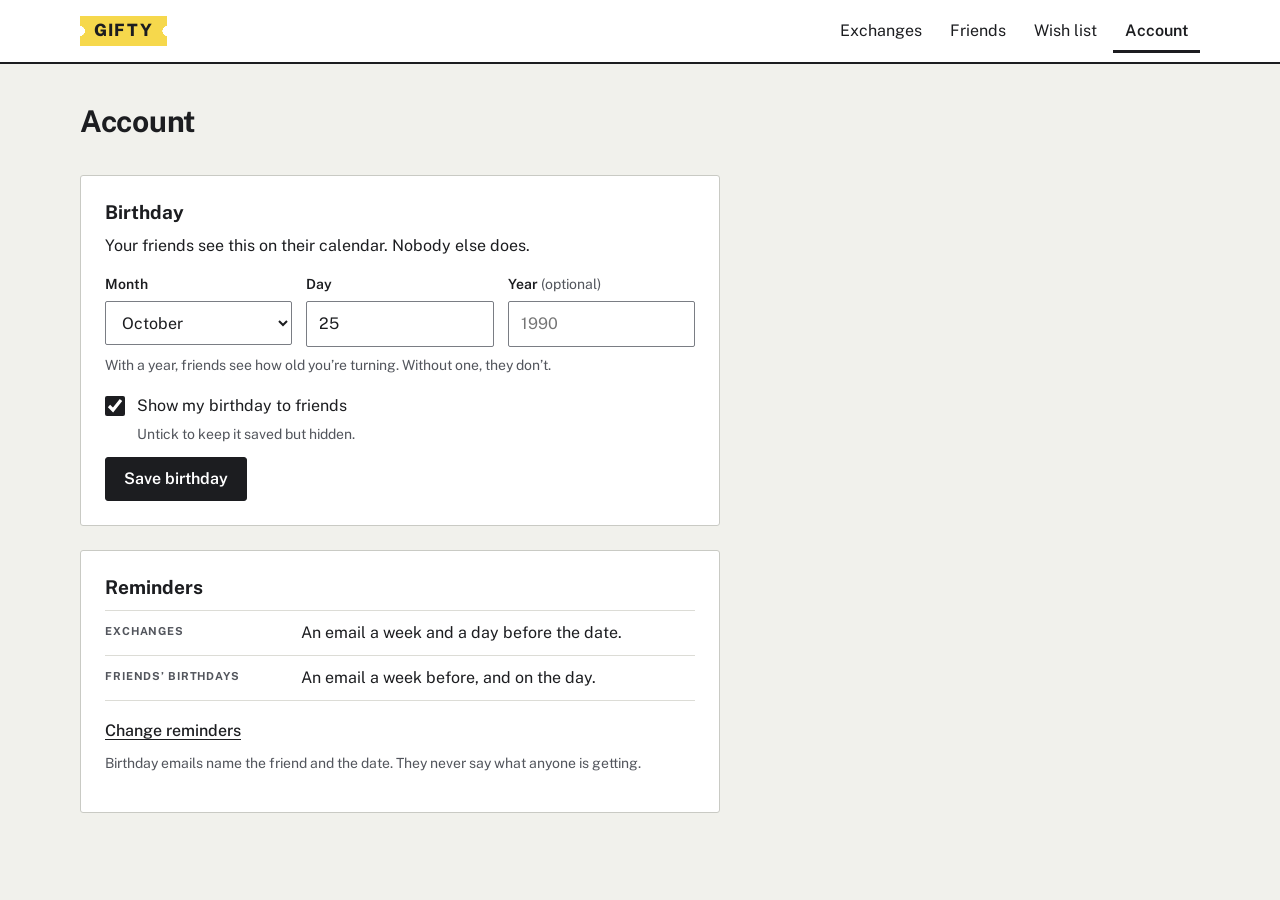
<file: docs/mockups/account.html>
<!doctype html><html lang="en"><head><meta charset="utf-8"><meta name="viewport" content="width=device-width,initial-scale=1"><title>Account</title><link rel="stylesheet" href="../../web/public/styles/style.css"><link rel="stylesheet" href="proposed.css"></head><body>
<header class="long-nav"><a class="wordmark" href="#">Gifty</a><nav aria-label="Main"><a href="#">Exchanges</a><a href="#">Friends</a><a href="#">Wish list</a><a href="#" aria-current="page">Account</a></nav></header>
<main id="main">
<div class="form-page">
<div class="page-head"><div><h1>Account</h1></div></div>

<section class="sheet" style="margin-bottom:24px">
  <h2>Birthday</h2>
  <p>Your friends see this on their calendar. Nobody else does.</p>
  <div class="row">
    <div class="field"><label for="m">Month</label>
      <select id="m"><option>October</option></select></div>
    <div class="field"><label for="d">Day</label><input id="d" inputmode="numeric" value="25"></div>
    <div class="field"><label for="y">Year <span class="optional">(optional)</span></label><input id="y" inputmode="numeric" placeholder="1990"></div>
  </div>
  <p class="hint field-hint">With a year, friends see how old you’re turning. Without one, they don’t.</p>
  <label class="check"><input type="checkbox" checked><span>Show my birthday to friends<span class="hint">Untick to keep it saved but hidden.</span></span></label>
  <div class="buttons" style="margin-top:12px"><button type="button">Save birthday</button></div>
</section>

<section class="sheet" id="reminders" style="margin-top:0">
  <h2>Reminders</h2>
  <dl class="rem-summary">
    <div><dt class="label">Exchanges</dt><dd>An email a week and a day before the date.</dd></div>
    <div><dt class="label">Friends’ birthdays</dt><dd>An email a week before, and on the day.</dd></div>
  </dl>
  <details class="rem-change"><summary>Change reminders</summary></details>
  <p class="hint">Birthday emails name the friend and the date. They never say what anyone is getting.</p>
</section>
</div>
</main></body></html>
</file>
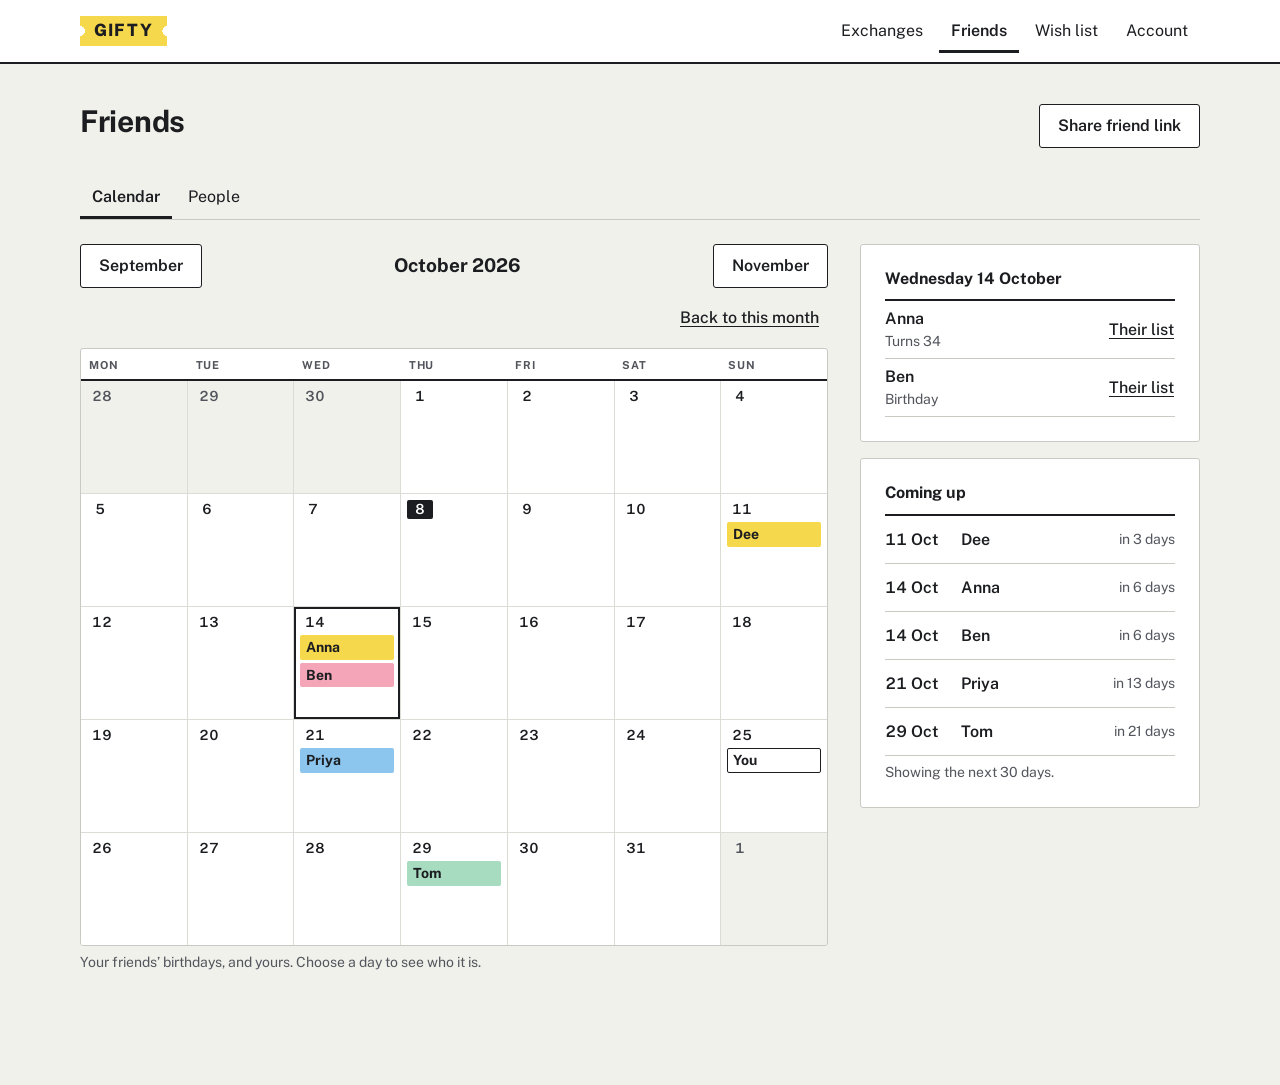
<file: docs/mockups/calendar.html>
<!doctype html><html lang="en"><head><meta charset="utf-8"><meta name="viewport" content="width=device-width,initial-scale=1"><title>Friends calendar</title><link rel="stylesheet" href="../../web/public/styles/style.css"><link rel="stylesheet" href="proposed.css"></head><body>
<header class="long-nav"><a class="wordmark" href="#">Gifty</a><nav aria-label="Main"><a href="#">Exchanges</a><a href="#" aria-current="page">Friends</a><a href="#">Wish list</a><a href="#">Account</a></nav></header>
<main id="main">
<div class="page-head"><div><h1>Friends</h1></div><button type="button" class="secondary">Share friend link</button></div>
<nav class="views" aria-label="Friends views"><a href="#" aria-current="page">Calendar</a><a href="friends.html">People</a></nav>

<div class="detail">
<div class="detail-main">
  <div class="cal-bar">
    <button type="button" class="secondary prev">September</button>
    <h2 id="month">October 2026</h2>
    <button type="button" class="secondary next">November</button>
  </div>
  <div class="cal-today"><button type="button" class="quiet">Back to this month</button></div>
  <div class="month" role="group" aria-labelledby="month">
    <div class="cal-dow" aria-hidden="true"><span class="label">Mon</span><span class="label">Tue</span><span class="label">Wed</span><span class="label">Thu</span><span class="label">Fri</span><span class="label">Sat</span><span class="label">Sun</span></div>
    <div class="cal-grid" id="grid"></div>
  </div>
  <p class="hint">Your friends’ birthdays, and yours. Choose a day to see who it is.</p>
</div>

<aside>
  <section class="sheet panel" id="dayp"></section>
  <section class="sheet panel">
    <h2>Coming up</h2>
    <ul class="soon">
      <li><a href="friend-list.html"><time>11 Oct</time><b>Dee</b><span>in 3 days</span></a></li>
      <li><a href="friend-list.html"><time>14 Oct</time><b>Anna</b><span>in 6 days</span></a></li>
      <li><a href="friend-list.html"><time>14 Oct</time><b>Ben</b><span>in 6 days</span></a></li>
      <li><a href="friend-list.html"><time>21 Oct</time><b>Priya</b><span>in 13 days</span></a></li>
      <li><a href="friend-list.html"><time>29 Oct</time><b>Tom</b><span>in 21 days</span></a></li>
    </ul>
    <p class="hint">Showing the next 30 days.</p>
  </section>
</aside>
</div>
</main>
<script>
// mock only: October 2026, Monday first. today = Thu 8 Oct.
const B={11:[['Dee','y']],14:[['Anna','y'],['Ben','p']],21:[['Priya','b']],25:[['You','me']],29:[['Tom','m']]};
const next={'Dee':'Turns 29','Anna':'Turns 34','Ben':'','Priya':'','Tom':'Turns 40'};
const grid=document.getElementById('grid');
const cells=[];for(let i=0;i<35;i++){const d=new Date(2026,8,28+i);cells.push(d)}
const names=['Sunday','Monday','Tuesday','Wednesday','Thursday','Friday','Saturday'];
function show(d){
  const list=B[d]||[];const dt=new Date(2026,9,d);
  const h=names[dt.getDay()]+' '+d+' October';
  let html='<h2>'+h+'</h2>';
  if(!list.length){html+='<p class="muted" style="margin:0">No birthdays.</p>';}
  else{html+='<ul class="who-list">'+list.map(([n,c])=>c==='me'?'<li><div><b>You</b><small>Your birthday</small></div></li>':'<li><div><b>'+n+'</b><small>'+(next[n]||'Birthday')+'</small></div><button type="button" class="quiet" aria-label="'+n+'’s list">Their list</button></li>').join('')+'</ul>';}
  document.getElementById('dayp').innerHTML=html;
}
cells.forEach(dt=>{
  const out=dt.getMonth()!==9,d=dt.getDate();
  const b=document.createElement('button');b.type='button';
  b.className='day'+(out?' out':'')+(!out&&d===8?' today':'');
  const list=out?[]:(B[d]||[]);
  b.setAttribute('aria-pressed',(!out&&d===14)?'true':'false');
  b.setAttribute('aria-label',d+' '+['September','October','November'][dt.getMonth()-8]+(list.length?': '+list.map(x=>x[0]).join(', '):''));
  b.innerHTML='<span class="n">'+d+'</span>'+list.slice(0,3).map(([n,c])=>'<span class="bd '+c+'" aria-hidden="true">'+n+'</span>').join('')+(list.length>3?'<span class="more">+'+(list.length-3)+' more</span>':'');
  if(!out)b.onclick=()=>{grid.querySelectorAll('.day').forEach(x=>x.setAttribute('aria-pressed','false'));b.setAttribute('aria-pressed','true');show(d)};
  grid.appendChild(b);
});
show(14);
</script>
</body></html>
</file>
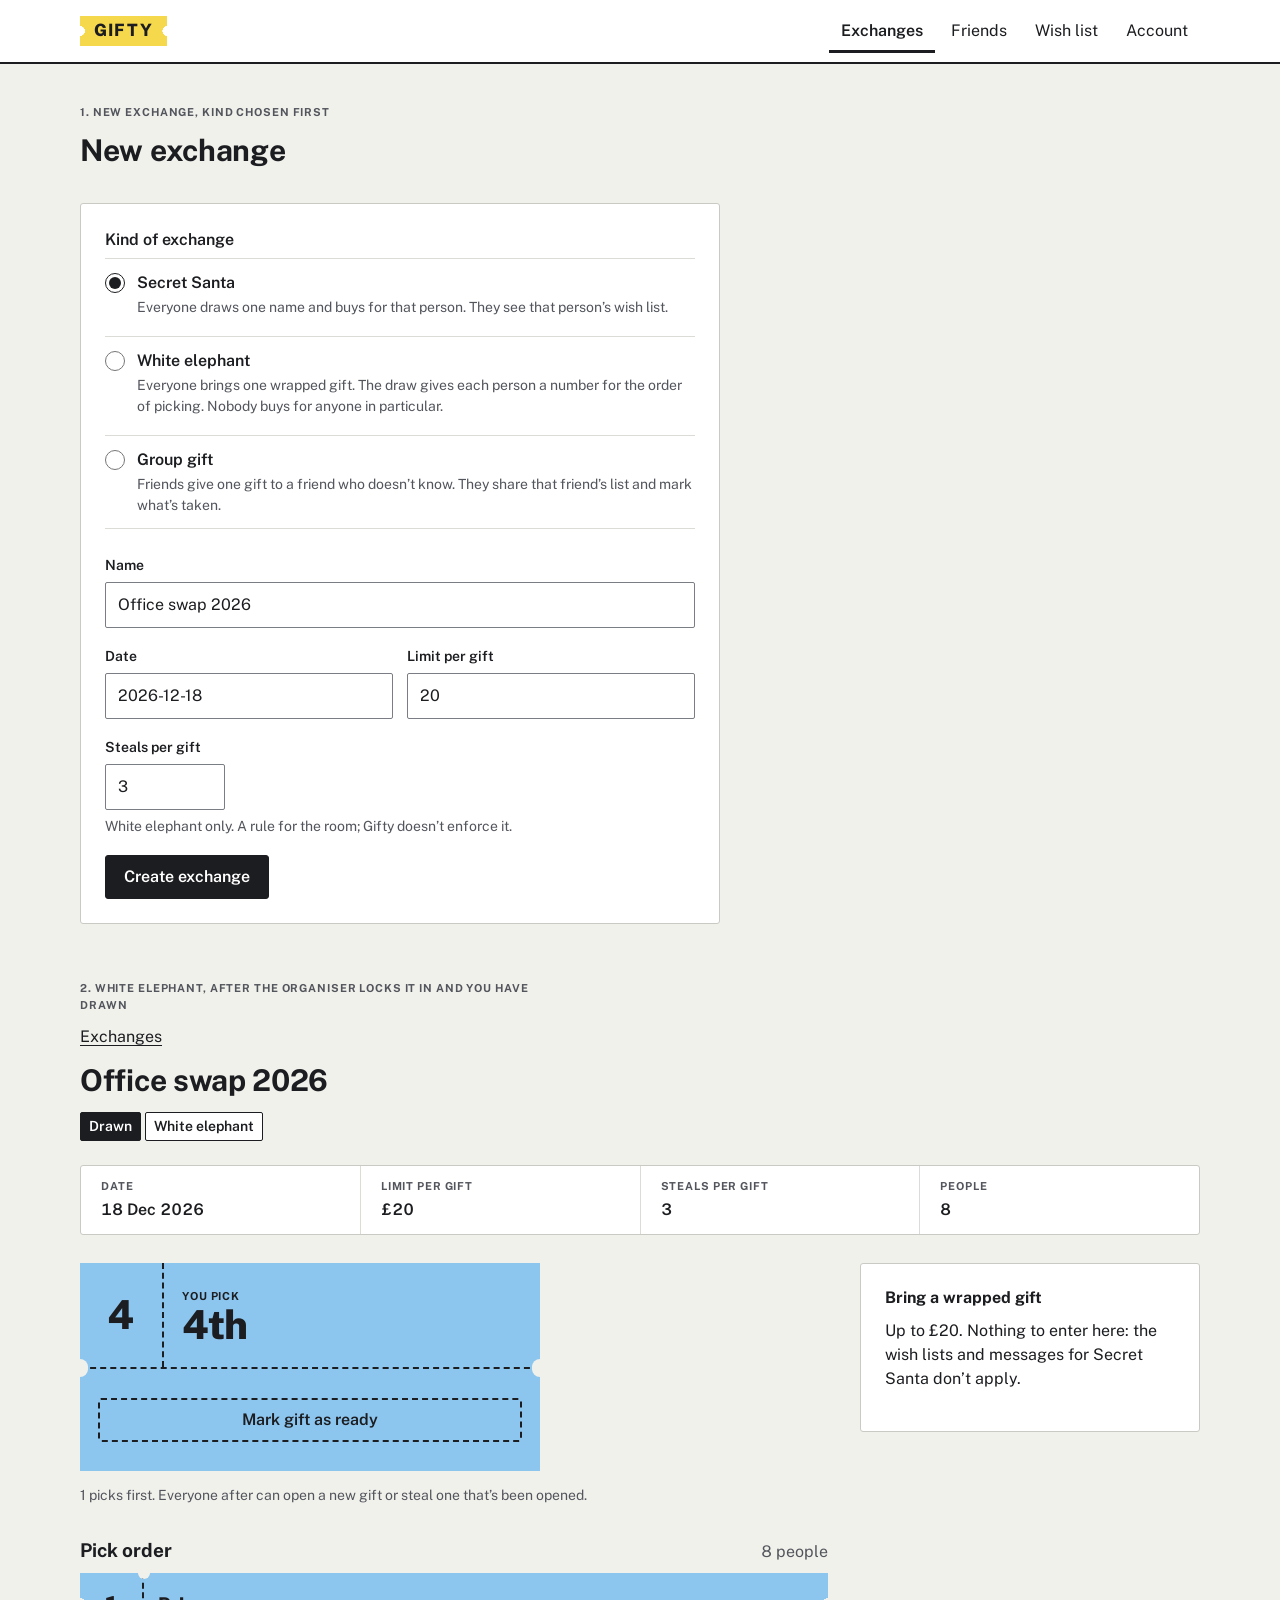
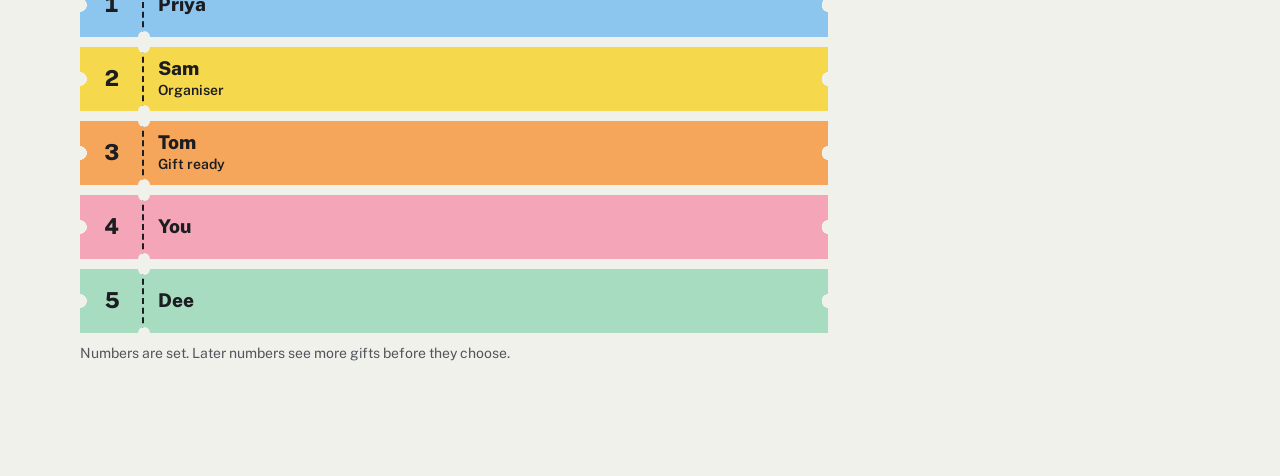
<file: docs/mockups/exchange-types.html>
<!doctype html><html lang="en"><head><meta charset="utf-8"><meta name="viewport" content="width=device-width,initial-scale=1"><title>Exchange types</title><link rel="stylesheet" href="../../web/public/styles/style.css"><link rel="stylesheet" href="proposed.css">
<style>.frame-title{margin:56px 0 12px}.frame-title:first-of-type{margin-top:0}</style></head><body>
<header class="long-nav"><a class="wordmark" href="#">Gifty</a><nav aria-label="Main"><a href="#" aria-current="page">Exchanges</a><a href="#">Friends</a><a href="#">Wish list</a><a href="#">Account</a></nav></header>
<main id="main">

<p class="label frame-title">1. New exchange, kind chosen first</p>
<div class="form-page">
<div class="page-head"><div><h1>New exchange</h1></div></div>
<div class="sheet">
  <fieldset class="kinds">
    <legend>Kind of exchange</legend>
    <label class="check"><input type="radio" name="k" checked><span><b>Secret Santa</b><span class="hint">Everyone draws one name and buys for that person. They see that person’s wish list.</span></span></label>
    <label class="check"><input type="radio" name="k"><span><b>White elephant</b><span class="hint">Everyone brings one wrapped gift. The draw gives each person a number for the order of picking. Nobody buys for anyone in particular.</span></span></label>
    <label class="check"><input type="radio" name="k"><span><b>Group gift</b><span class="hint">Friends give one gift to a friend who doesn’t know. They share that friend’s list and mark what’s taken.</span></span></label>
  </fieldset>
  <div class="field"><label for="n">Name</label><input id="n" value="Office swap 2026"></div>
  <div class="row">
    <div class="field"><label for="dt">Date</label><input id="dt" value="2026-12-18"></div>
    <div class="field"><label for="b">Limit per gift</label><input id="b" value="20"></div>
  </div>
  <div class="field"><label for="s">Steals per gift</label><input id="s" inputmode="numeric" value="3" style="max-width:120px"><p class="hint">White elephant only. A rule for the room; Gifty doesn’t enforce it.</p></div>
  <div class="buttons"><button type="button">Create exchange</button></div>
</div>
</div>

<p class="label frame-title">2. White elephant, after the organiser locks it in and you have drawn</p>
<a class="back" href="#">Exchanges</a>
<div class="page-head"><div><h1>Office swap 2026</h1><span class="status drawn">Drawn</span> <span class="status">White elephant</span></div></div>
<dl class="facts">
  <div><dt class="label">Date</dt><dd>18 Dec 2026</dd></div>
  <div><dt class="label">Limit per gift</dt><dd>£20</dd></div>
  <div><dt class="label">Steals per gift</dt><dd>3</dd></div>
  <div><dt class="label">People</dt><dd>8</dd></div>
</dl>
<div class="detail">
<div class="detail-main">
  <section>
    <div class="my-ticket"><div class="fold b" style="--h:104px">
      <div class="half top"><div class="face"><div class="stub">4</div><div class="main"><span class="k">You pick</span><span class="name">4th</span></div></div></div>
      <div class="half bottom"><div class="face front"><button type="button" class="ready-toggle">Mark gift as ready</button></div></div>
    </div></div>
    <p class="hint" style="margin-top:14px">1 picks first. Everyone after can open a new gift or steal one that’s been opened.</p>
  </section>
  <section>
    <div class="grid-head"><h2>Pick order</h2><span class="num muted">8 people</span></div>
    <ul class="tickets">
      <li class="tk b"><div class="stub">1</div><div class="main"><div class="who"><span class="name">Priya</span></div></div></li>
      <li class="tk y"><div class="stub">2</div><div class="main"><div class="who"><span class="name">Sam</span><span class="sub">Organiser</span></div></div></li>
      <li class="tk o"><div class="stub">3</div><div class="main"><div class="who"><span class="name">Tom</span><span class="sub">Gift ready</span></div></div></li>
      <li class="tk p"><div class="stub">4</div><div class="main"><div class="who"><span class="name">You</span></div></div></li>
      <li class="tk m"><div class="stub">5</div><div class="main"><div class="who"><span class="name">Dee</span></div></div></li>
    </ul>
    <p class="hint">Numbers are set. Later numbers see more gifts before they choose.</p>
  </section>
</div>
<aside>
  <section class="sheet"><h2>Bring a wrapped gift</h2><p>Up to £20. Nothing to enter here: the wish lists and messages for Secret Santa don’t apply.</p></section>
</aside>
</div>
</main></body></html>
</file>
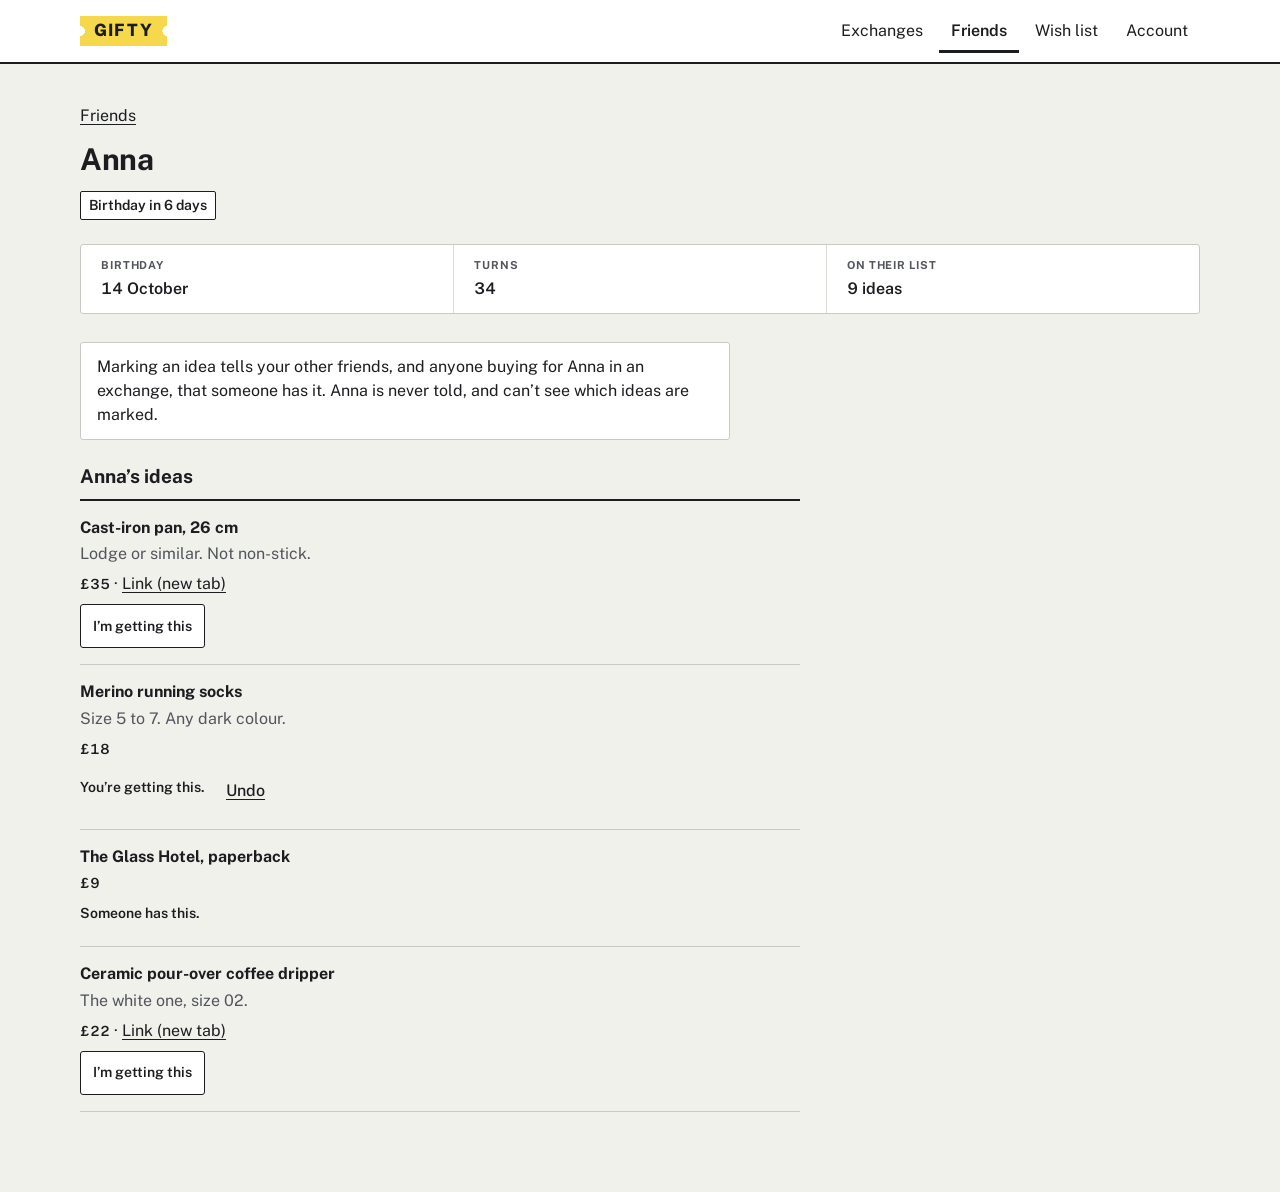
<file: docs/mockups/friend-list.html>
<!doctype html><html lang="en"><head><meta charset="utf-8"><meta name="viewport" content="width=device-width,initial-scale=1"><title>Anna’s list</title><link rel="stylesheet" href="../../web/public/styles/style.css"><link rel="stylesheet" href="proposed.css"></head><body>
<header class="long-nav"><a class="wordmark" href="#">Gifty</a><nav aria-label="Main"><a href="#">Exchanges</a><a href="#" aria-current="page">Friends</a><a href="#">Wish list</a><a href="#">Account</a></nav></header>
<main id="main">
<a class="back" href="friends.html">Friends</a>
<div class="page-head"><div><h1>Anna</h1><span class="status">Birthday in 6 days</span></div></div>

<dl class="facts">
  <div><dt class="label">Birthday</dt><dd>14 October</dd></div>
  <div><dt class="label">Turns</dt><dd>34</dd></div>
  <div><dt class="label">On their list</dt><dd>9 ideas</dd></div>
</dl>

<div class="detail-main" style="max-width:720px">
  <p class="notice">Marking an idea tells your other friends, and anyone buying for Anna in an exchange, that someone has it. Anna is never told, and can’t see which ideas are marked.</p>
  <section>
    <h2>Anna’s ideas</h2>
    <ul class="wishes">
      <li>
        <div class="wish-body">
          <div class="wish-head"><h3>Cast-iron pan, 26 cm</h3></div>
          <p>Lodge or similar. Not non-stick.</p>
          <span class="price num">£35</span> · <a href="#">Link (new tab)</a>
          <div class="claim"><button type="button" class="secondary small">I’m getting this</button></div>
        </div>
      </li>
      <li>
        <div class="wish-body">
          <div class="wish-head"><h3>Merino running socks</h3></div>
          <p>Size 5 to 7. Any dark colour.</p>
          <span class="price num">£18</span>
          <div class="claim"><p class="tag">You’re getting this.</p><button type="button" class="quiet" aria-label="Undo: you’re getting merino running socks">Undo</button></div>
        </div>
      </li>
      <li>
        <div class="wish-body">
          <div class="wish-head"><h3>The Glass Hotel, paperback</h3></div>
          <span class="price num">£9</span>
          <div class="claim"><p class="tag">Someone has this.</p></div>
        </div>
      </li>
      <li>
        <div class="wish-body">
          <div class="wish-head"><h3>Ceramic pour-over coffee dripper</h3></div>
          <p>The white one, size 02.</p>
          <span class="price num">£22</span> · <a href="#">Link (new tab)</a>
          <div class="claim"><button type="button" class="secondary small">I’m getting this</button></div>
        </div>
      </li>
    </ul>
  </section>
</div>
</main></body></html>
</file>
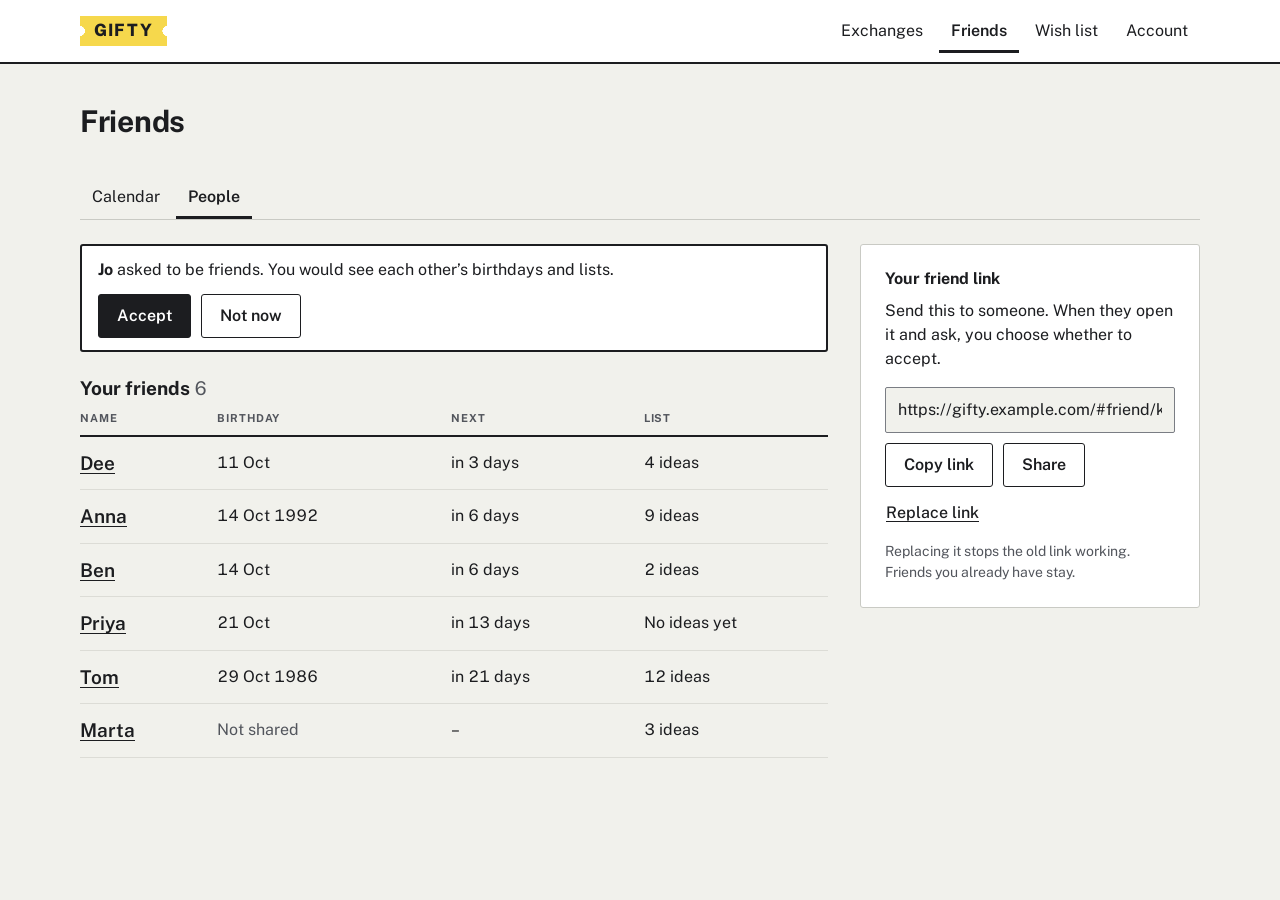
<file: docs/mockups/friends.html>
<!doctype html><html lang="en"><head><meta charset="utf-8"><meta name="viewport" content="width=device-width,initial-scale=1"><title>Friends people</title><link rel="stylesheet" href="../../web/public/styles/style.css"><link rel="stylesheet" href="proposed.css"></head><body>
<header class="long-nav"><a class="wordmark" href="#">Gifty</a><nav aria-label="Main"><a href="#">Exchanges</a><a href="#" aria-current="page">Friends</a><a href="#">Wish list</a><a href="#">Account</a></nav></header>
<main id="main">
<div class="page-head"><div><h1>Friends</h1></div></div>
<nav class="views" aria-label="Friends views"><a href="calendar.html">Calendar</a><a href="#" aria-current="page">People</a></nav>

<div class="detail">
<div class="detail-main">
  <div class="notice request" role="status">
    <p><strong>Jo</strong> asked to be friends. You would see each other’s birthdays and lists.</p>
    <div class="buttons"><button type="button">Accept</button><button type="button" class="secondary">Not now</button></div>
  </div>

  <h2>Your friends <span class="num muted" style="font-weight:400">6</span></h2>
  <table class="exchanges">
    <thead><tr><th>Name</th><th>Birthday</th><th>Next</th><th>List</th></tr></thead>
    <tbody>
      <tr><td><a href="friend-list.html">Dee</a></td><td data-label="Birthday">11 Oct</td><td data-label="Next">in 3 days</td><td data-label="List">4 ideas</td></tr>
      <tr><td><a href="friend-list.html">Anna</a></td><td data-label="Birthday">14 Oct 1992</td><td data-label="Next">in 6 days</td><td data-label="List">9 ideas</td></tr>
      <tr><td><a href="friend-list.html">Ben</a></td><td data-label="Birthday">14 Oct</td><td data-label="Next">in 6 days</td><td data-label="List">2 ideas</td></tr>
      <tr><td><a href="friend-list.html">Priya</a></td><td data-label="Birthday">21 Oct</td><td data-label="Next">in 13 days</td><td data-label="List">No ideas yet</td></tr>
      <tr><td><a href="friend-list.html">Tom</a></td><td data-label="Birthday">29 Oct 1986</td><td data-label="Next">in 21 days</td><td data-label="List">12 ideas</td></tr>
      <tr><td><a href="friend-list.html">Marta</a></td><td data-label="Birthday"><span class="muted">Not shared</span></td><td data-label="Next">–</td><td data-label="List">3 ideas</td></tr>
    </tbody>
  </table>
</div>

<aside>
  <section class="sheet invite">
    <h2>Your friend link</h2>
    <p>Send this to someone. When they open it and ask, you choose whether to accept.</p>
    <input readonly value="https://gifty.example.com/#friend/k3v9q2xw7m" aria-label="Friend link">
    <div class="buttons"><button type="button" class="secondary">Copy link</button><button type="button" class="secondary">Share</button></div>
    <button type="button" class="quiet">Replace link</button>
    <p class="hint">Replacing it stops the old link working. Friends you already have stay.</p>
  </section>
</aside>
</div>
</main></body></html>
</file>
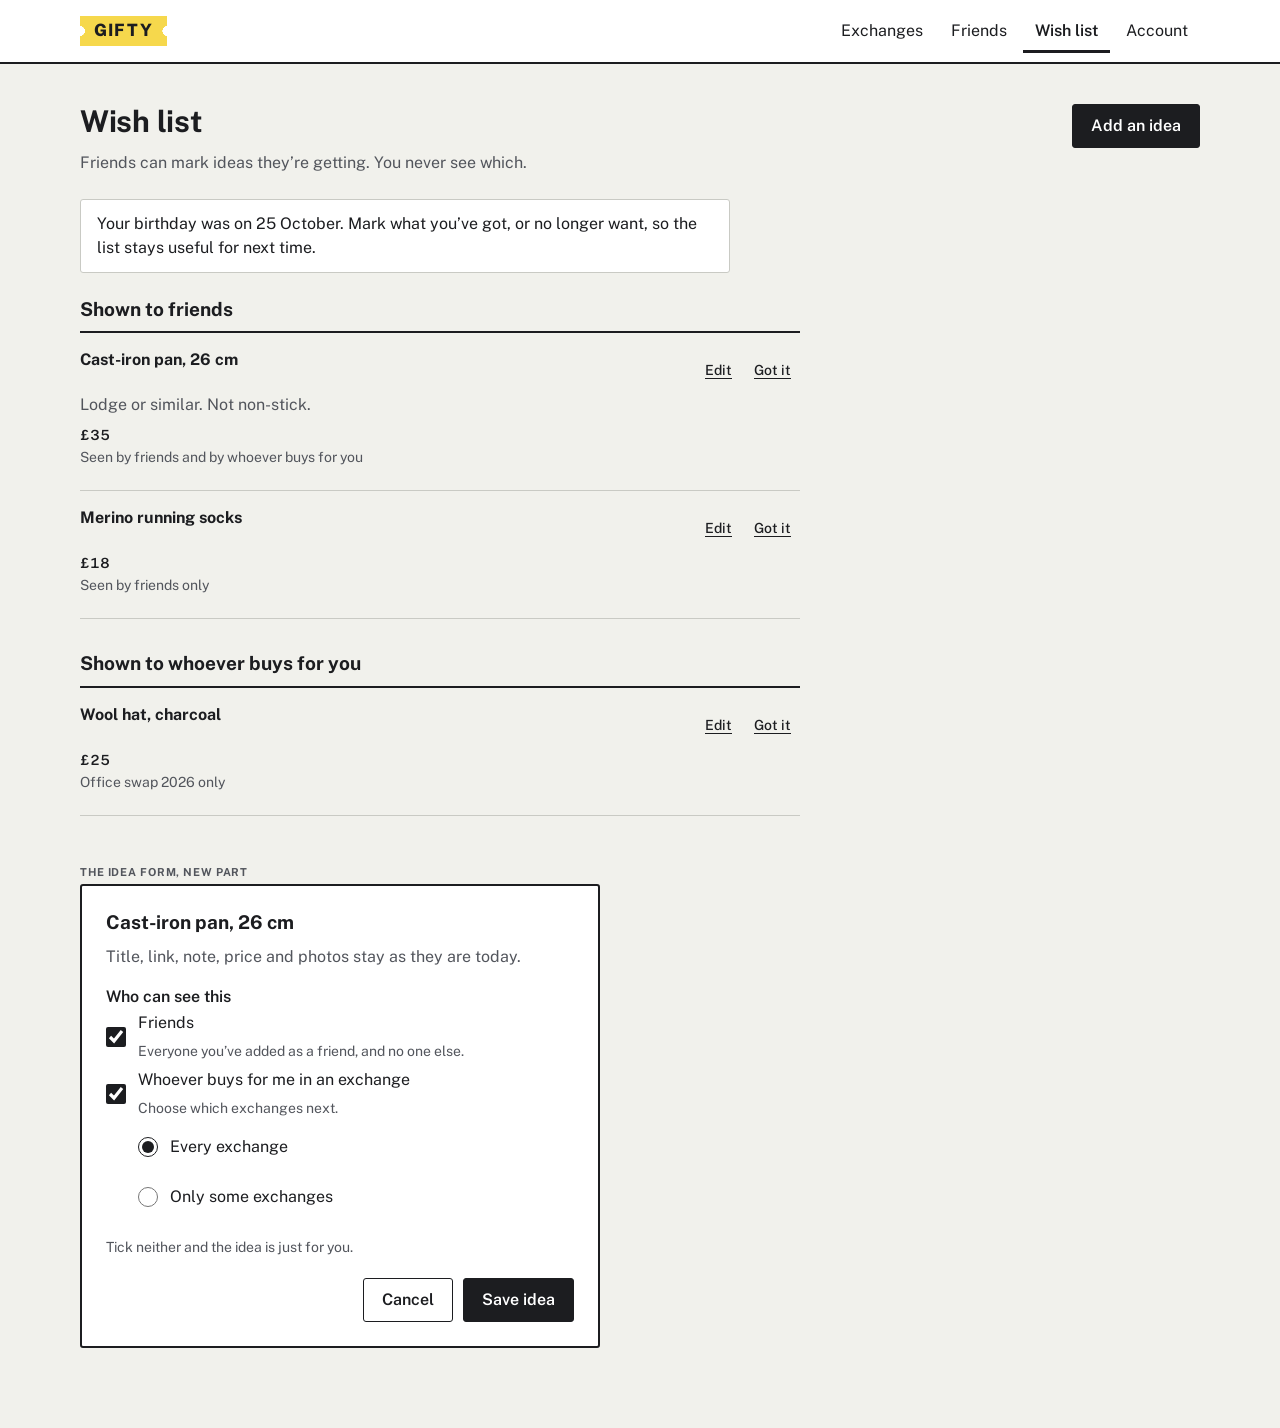
<file: docs/mockups/my-list.html>
<!doctype html><html lang="en"><head><meta charset="utf-8"><meta name="viewport" content="width=device-width,initial-scale=1"><title>My wish list</title><link rel="stylesheet" href="../../web/public/styles/style.css"><link rel="stylesheet" href="proposed.css"></head><body>
<header class="long-nav"><a class="wordmark" href="#">Gifty</a><nav aria-label="Main"><a href="#">Exchanges</a><a href="#">Friends</a><a href="#" aria-current="page">Wish list</a><a href="#">Account</a></nav></header>
<main id="main" class="wish-page">
<div class="page-head"><div><h1>Wish list</h1><p class="muted">Friends can mark ideas they’re getting. You never see which.</p></div><button type="button">Add an idea</button></div>

<p class="notice">Your birthday was on 25 October. Mark what you’ve got, or no longer want, so the list stays useful for next time.</p>

<section class="wish-group">
  <h2>Shown to friends</h2>
  <ul class="wishes">
    <li><div class="wish-body"><div class="wish-head"><h3>Cast-iron pan, 26 cm</h3><div class="actions"><button type="button" class="quiet">Edit</button><button type="button" class="quiet">Got it</button></div></div><p>Lodge or similar. Not non-stick.</p><span class="price num">£35</span><p class="aud">Seen by friends and by whoever buys for you</p></div></li>
    <li><div class="wish-body"><div class="wish-head"><h3>Merino running socks</h3><div class="actions"><button type="button" class="quiet">Edit</button><button type="button" class="quiet">Got it</button></div></div><span class="price num">£18</span><p class="aud">Seen by friends only</p></div></li>
  </ul>
</section>
<section class="wish-group">
  <h2>Shown to whoever buys for you</h2>
  <ul class="wishes">
    <li><div class="wish-body"><div class="wish-head"><h3>Wool hat, charcoal</h3><div class="actions"><button type="button" class="quiet">Edit</button><button type="button" class="quiet">Got it</button></div></div><span class="price num">£25</span><p class="aud">Office swap 2026 only</p></div></li>
  </ul>
</section>

<section aria-label="What the idea form asks" style="margin-top:48px">
  <p class="label">The idea form, new part</p>
  <div class="sheet" style="border:2px solid var(--ink);max-width:520px;padding:24px">
    <h2>Cast-iron pan, 26 cm</h2>
    <p class="muted">Title, link, note, price and photos stay as they are today.</p>
    <fieldset class="choices">
      <legend>Who can see this</legend>
      <label class="check"><input type="checkbox" checked><span>Friends<span class="hint">Everyone you’ve added as a friend, and no one else.</span></span></label>
      <label class="check"><input type="checkbox" checked><span>Whoever buys for me in an exchange<span class="hint">Choose which exchanges next.</span></span></label>
      <div class="nested indent">
        <label class="check"><input type="radio" name="ex" checked>Every exchange</label>
        <label class="check"><input type="radio" name="ex">Only some exchanges</label>
      </div>
    </fieldset>
    <p class="hint" style="margin-bottom:16px">Tick neither and the idea is just for you.</p>
    <div class="dialog-actions"><button type="button" class="secondary">Cancel</button><button type="button">Save idea</button></div>
  </div>
</section>
</main></body></html>
</file>
<file: web/public/styles/style.css>
@font-face{font-family:"Public Sans";src:url(/public-sans.woff2) format("woff2");font-weight:100 900;font-style:normal;font-display:swap}
:root{--ink:#1c1d20;--ink-hover:#383a40;--muted:#52555c;--ground:#f1f1ec;--sheet:#fff;--rule:#c9cac4;--rule-light:#dcdcd6;--field-line:#7a7d84;--paper:#e7e6df;--yellow:#f6d84c;--pink:#f4a6b8;--blue:#8cc5ee;--mint:#a8dcc0;--orange:#f5a65b;--error-bg:#fdf3bd;--on-ink:#fff;--backdrop:#1c1d2073;color-scheme:light;font-family:"Public Sans",system-ui,sans-serif;color:var(--ink);background:var(--ground);font-synthesis:none;-webkit-text-size-adjust:100%}
*{box-sizing:border-box}
[hidden]{display:none!important}
html,body{overflow-x:clip}
body{margin:0;background:var(--ground);line-height:1.5}
a{color:inherit;text-underline-offset:3px;text-decoration-thickness:1px}
a:hover{text-decoration-thickness:2px}
button,input,textarea,select{font:inherit;color:inherit}
h1,h2,h3,p,ol,ul,dl,dd{margin-top:0}
h1{font-size:30px;line-height:1.15;letter-spacing:-.01em;margin-bottom:12px;font-weight:700;overflow-wrap:anywhere;text-wrap:balance}
h2{font-size:19px;line-height:1.3;margin-bottom:10px}
h3{font-size:16px;line-height:1.35;margin-bottom:6px}
p{max-width:65ch}
::selection{background:var(--yellow);color:var(--ink)}
:focus-visible{outline:3px solid var(--ink);outline-offset:2px}
main:focus{outline:none}
.label{display:block;font-size:11px;font-weight:700;letter-spacing:.08em;text-transform:uppercase;color:var(--muted);margin:0 0 4px}
.muted{color:var(--muted)}
.hint{color:var(--muted);font-size:14px;margin:6px 0 0}
.wrap{overflow-wrap:anywhere}
.num{font-variant-numeric:tabular-nums}
.skip{position:fixed;top:-80px;left:12px;background:var(--sheet);padding:12px;z-index:30}
.skip:focus{top:8px}

/* Buttons: ink is the only filled action; disabled reads as an empty dashed slot. */
button,.button{cursor:pointer;display:inline-flex;align-items:center;justify-content:center;min-height:44px;padding:10px 18px;border:1px solid var(--ink);border-radius:3px;background:var(--ink);color:var(--on-ink);font-weight:600;font-size:16px;line-height:1.25;text-decoration:none;text-align:center}
button:hover,.button:hover{background:var(--ink-hover)}
.secondary{background:var(--sheet);color:var(--ink)}
.secondary:hover{background:var(--ground)}
.quiet{background:transparent;border-color:transparent;color:var(--ink);padding:10px 8px;font-weight:500;text-decoration:underline;text-underline-offset:3px}
.quiet:hover{background:transparent;text-decoration-thickness:2px}

button:disabled{cursor:not-allowed;background:transparent;color:var(--muted);border:1px dashed var(--field-line)}
[aria-busy=true] button:disabled{cursor:wait}
.full{width:100%}
.buttons{display:flex;flex-wrap:wrap;gap:10px;align-items:center}

/* Shell */
header{background:var(--sheet);border-bottom:2px solid var(--ink);min-height:64px;padding:0 max(32px,calc((100% - 1120px)/2));display:flex;justify-content:space-between;align-items:center;gap:16px}
.wordmark{font-size:17px;font-weight:800;letter-spacing:.06em;text-transform:uppercase;text-decoration:none;min-height:44px;display:inline-flex;align-items:center;position:relative;padding:0 14px;isolation:isolate}
.wordmark:before{content:"";position:absolute;inset:7px 0;background:var(--yellow);z-index:-1;-webkit-mask:radial-gradient(circle 5px at 0 50%,#0000 97%,#000) left/51% 100% no-repeat,radial-gradient(circle 5px at 100% 50%,#0000 97%,#000) right/51% 100% no-repeat;mask:radial-gradient(circle 5px at 0 50%,#0000 97%,#000) left/51% 100% no-repeat,radial-gradient(circle 5px at 100% 50%,#0000 97%,#000) right/51% 100% no-repeat}
nav{display:flex;align-items:center;gap:4px}
nav a{min-height:44px;display:inline-flex;align-items:center;padding:0 12px;text-decoration:none;font-size:16px}
nav a:hover{text-decoration:underline}
nav a[aria-current=page]{box-shadow:inset 0 -3px 0 var(--ink);font-weight:600}
main{max-width:1184px;margin:0 auto;padding:40px 32px 80px;min-height:calc(100vh - 66px)}
.loading{color:var(--muted)}

/* Sheets: white paper on the manila ground. */
.sheet{background:var(--sheet);border:1px solid var(--rule);border-radius:3px;padding:24px}
.page-head{display:flex;justify-content:space-between;align-items:flex-start;gap:20px;margin-bottom:24px}
.page-head h1+.status{margin-top:2px}
.page-head p{margin-bottom:0}
.page-head>.button,.page-head>button{flex-shrink:0;white-space:nowrap}
.page-head>.quiet{align-self:flex-start;margin-right:-8px}
#reminders{margin-top:32px}
.rem-row{max-width:420px}
.back{display:inline-flex;align-items:center;min-height:44px;font-size:16px;margin:-12px 0 4px}
.notice{background:var(--sheet);border:1px solid var(--rule);border-radius:3px;padding:12px 16px;font-size:16px;margin-bottom:24px}

/* Forms */
label{display:block;font-size:14px;font-weight:600;margin:0 0 6px}
input,textarea,select{width:100%;min-height:44px;padding:10px 12px;border:1px solid var(--field-line);border-radius:2px;background:var(--sheet);font-size:16px;caret-color:var(--ink);accent-color:var(--ink)}
textarea{min-height:96px;resize:vertical}
input[readonly]{background:var(--ground)}
[aria-invalid=true]{border:2px solid var(--ink);padding:9px 11px}
.field{margin-bottom:18px}
.optional{font-weight:400;color:var(--muted)}
.row{display:flex;gap:14px}
.row>.field{flex:1;min-width:0}
.check{display:flex;gap:12px;align-items:flex-start;font-weight:400;font-size:16px;min-height:44px;cursor:pointer}
.check input{width:20px;height:20px;min-height:20px;flex-shrink:0;margin:2px 0 0;padding:0}
.check .hint{display:block}
/* "Mark gift as ready": a torn-edge strip across the ticket's bottom half. Open is a dashed outline, ready is filled ink. */
.ready-toggle{width:100%;background:transparent;color:var(--ink);border:2px dashed var(--ink)}
.ready-toggle:hover{background:var(--sheet)}
.ready-toggle.on{background:var(--ink);color:var(--on-ink);border-style:solid}
.ready-toggle.on:hover{background:var(--ink-hover)}
.show-pw{min-height:36px;align-items:center;margin-top:2px;font-size:14px;gap:8px}
.show-pw input{width:18px;height:18px;min-height:18px;margin:0}
.choices{border:0;padding:0;margin:0 0 12px}
.choices legend{font-weight:600;padding:0;margin-bottom:2px}
.choices .check{align-items:center}
.choices .check input{margin:0}
#reminders .quiet{padding-left:0}
.check input[type=radio]{border-radius:50%}
.nested{margin:4px 0 4px 0}
.rem-rows{list-style:none;padding:0;margin:0 0 8px}
.rem-row{display:grid;grid-template-columns:72px minmax(0,1fr) auto auto;gap:8px;align-items:center;margin-bottom:8px}
.rem-row input{text-align:right;font-variant-numeric:tabular-nums;padding-right:8px}
.rem-row .quiet{padding:10px 4px}
.rem-editor .buttons{margin-bottom:8px}
#reminders>.hint{margin:0 0 14px}
.rem-summary{margin:0 0 8px;border-top:1px solid var(--rule-light)}
.rem-summary>div{display:grid;grid-template-columns:180px minmax(0,1fr);gap:4px 16px;padding:10px 0;border-bottom:1px solid var(--rule-light)}
.rem-summary dt{margin:2px 0 0}
.rem-summary dd{margin:0}
.rem-change>summary{display:inline-flex;align-items:center;min-height:44px;cursor:pointer;text-decoration:underline;text-underline-offset:3px;font-weight:500}
.rem-change>summary:hover{text-decoration-thickness:2px}
.rem-change[open]>summary{font-weight:700;text-decoration:none}
.rem-body{padding:4px 0 4px 16px;border-left:1px solid var(--rule);margin:2px 0 8px}
.rem-body h3{margin:12px 0 8px}
.rem-own{margin-top:4px}
.rem-own .rem-editor{margin-top:6px}
#account-reminders{margin-top:20px}
.form-error{background:var(--error-bg);color:var(--ink);border:2px solid var(--ink);border-radius:2px;padding:10px 14px;font-weight:600;margin:0 0 18px;font-size:16px}
.form-error:empty{display:none}
.form-error p{margin:0}
.form-error ul{margin:4px 0 0;padding-left:20px}
.narrow{max-width:520px}
.form-page{max-width:640px}
.field-hint{margin:-10px 0 18px}
.switch{margin-top:16px}

/* Signed-out home */
.home{display:grid;grid-template-columns:minmax(0,1fr) minmax(0,420px);gap:48px;align-items:start}
.home h1{font-size:36px}
.home .buttons{margin:24px 0 32px}
.rules{padding:0;margin:0;list-style:none;border-top:1px solid var(--rule)}
.rules li{padding:10px 0;border-bottom:1px solid var(--rule);font-size:16px}
.example p{font-size:14px;margin:12px 0 0}

/* Tables */
table{width:100%;border-collapse:collapse;font-variant-numeric:tabular-nums}
th{text-align:left;font-size:11px;font-weight:700;letter-spacing:.08em;text-transform:uppercase;color:var(--muted);padding:0 12px 8px;border-bottom:2px solid var(--ink)}
td{padding:12px;border-bottom:1px solid var(--rule-light);vertical-align:middle}
th:first-child,td:first-child{padding-left:0}
th:last-child,td:last-child{padding-right:0}
.exchanges td:first-child a{font-weight:600;font-size:19px}
.exchanges tr.archived td:first-child a{text-decoration-line:line-through;text-decoration-color:var(--muted);color:var(--muted)}
.exchanges .role{display:block;font-size:14px;color:var(--muted)}
.exchanges .unseen{display:block;font-size:14px;font-weight:600}
.exchanges .quiet{display:block;width:max-content;padding:2px 0 0;font-size:14px;color:var(--muted)}
.status{display:inline-block;font-size:14px;font-weight:600;padding:3px 8px;border-radius:2px;border:1px solid var(--ink);white-space:nowrap;background:var(--sheet)}
.status.drawn{background:var(--ink);color:var(--on-ink)}
.status.archived{border-style:dashed;border-color:var(--field-line);color:var(--muted);background:transparent}
.empty{max-width:560px}
.empty h2{font-size:19px}
.empty .button{margin-top:4px}

/* Exchange detail */
.facts{display:flex;flex-wrap:wrap;max-width:100%;margin:0 0 28px;background:var(--sheet);border:1px solid var(--rule);border-radius:3px}
.facts>div{flex:1 1 0;padding:12px 20px;border-right:1px solid var(--rule-light)}
.facts>div:last-child{border-right:0}
.facts.stacked{flex-direction:column;width:auto}
.facts.stacked>div{flex:none;border-right:0;border-bottom:1px solid var(--rule-light)}
.facts.stacked>div:last-child{border-bottom:0}
nav a{white-space:nowrap}
.facts dd{font-size:16px;font-weight:600;font-variant-numeric:tabular-nums;margin:0}
.detail{display:grid;grid-template-columns:minmax(0,1fr) 340px;grid-template-areas:"main side" "after .";gap:32px;align-items:start}
.detail-main{grid-area:main;min-width:0}
.detail>aside{grid-area:side}
.detail>.after{grid-area:after;margin-top:-20px}
.detail section+section{margin-top:32px}
.note{white-space:pre-wrap;overflow-wrap:anywhere}

.grid-head{display:flex;justify-content:space-between;align-items:baseline;gap:12px}
.grid-head .num{white-space:nowrap}

aside .sheet+.sheet{margin-top:16px}
aside h2{font-size:16px}
aside p{font-size:16px}
.invite input{font-size:16px;margin-bottom:10px}
.invite .secondary+.secondary{margin-top:10px}
.invite .quiet{padding-left:0;margin-top:4px}
.admin-list{list-style:none;margin:0 0 32px;padding:0;background:var(--sheet);border:1px solid var(--rule);border-radius:3px}
.admin-row{display:flex;justify-content:space-between;align-items:center;gap:12px;padding:12px 20px;border-bottom:1px solid var(--rule-light)}
.admin-row:last-child{border-bottom:0}
.visually-hidden{position:absolute;width:1px;height:1px;overflow:hidden;clip:rect(0 0 0 0);white-space:nowrap}
.after{margin-top:12px}
.after .quiet{padding-left:0}

/* Wish lists */
.wishes{list-style:none;padding:0;margin:0;border-top:2px solid var(--ink)}
.wishes li{display:flex;gap:16px;align-items:flex-start;padding:16px 0;border-bottom:1px solid var(--rule)}
.wish-photo{position:relative;flex:none;width:96px;height:96px;padding:0;border:1px solid var(--rule);border-radius:3px;background:var(--ground);overflow:hidden}
.wish-photo:hover{border-color:var(--ink)}
.wish-photo img{display:block;width:100%;height:100%;object-fit:cover}
.wish-body{flex:1;min-width:0}
.wish-head{display:flex;justify-content:space-between;align-items:flex-start;gap:12px}
.wish-head h3{margin:0 0 4px;overflow-wrap:anywhere}
.wishes p{margin:0 0 6px;white-space:pre-wrap;overflow-wrap:anywhere;color:var(--muted)}
.wishes .price{font-size:14px;font-weight:600;color:var(--ink)}
.wishes .actions{display:flex;gap:4px;flex-shrink:0}
.wishes .actions button{font-size:14px}
.wish-page>section{max-width:720px}
.wish-group{margin-bottom:32px}
.wish-group>.muted{margin:12px 0}
.indent{margin-left:32px}
dialog .choices{margin:4px 0 20px}
.photos-label{display:block;font-size:14px;font-weight:600;margin:0 0 6px}
.photo-list{list-style:none;margin:0 0 10px;padding:0;display:grid;grid-template-columns:repeat(auto-fill,minmax(88px,1fr));gap:10px}
.photo-list:empty{display:none}
.photo-item{display:flex;flex-direction:column;align-items:flex-start}
.photo-frame{position:relative;width:100%;aspect-ratio:1;border:1px solid var(--rule);border-radius:3px;background:var(--ground);overflow:hidden;display:flex;align-items:center;justify-content:center;font-size:14px}
.photo-frame img{display:block;width:100%;height:100%;object-fit:cover}
.photo-frame.busy{border-style:dashed}
.photo-x{position:absolute;top:4px;right:4px;min-height:0;width:32px;height:32px;padding:0;border-radius:50%;background:var(--ink);border:2px solid var(--sheet)}
.photo-x::after{content:"";position:absolute;inset:-6px}
.photo-cover{min-height:44px;display:flex;align-items:center;font-size:14px;font-weight:600}
.photo-make{padding-left:0;font-size:14px}
.photos.dropping{outline:2px dashed var(--ink);outline-offset:6px}
.photo-thumbs{display:flex;gap:8px;margin-top:10px;flex-wrap:wrap}
.photo-thumb{width:56px;height:56px;min-height:0;padding:0;background:var(--sheet);border:1px solid var(--rule)}
.photo-thumb img{display:block;width:100%;height:100%;object-fit:cover}
.photo-thumb[aria-pressed=true]{outline:3px solid var(--ink);outline-offset:1px}
.photo-status.problem{color:var(--ink);font-weight:600}
.wish-count{position:absolute;right:0;bottom:0;min-width:24px;padding:1px 6px;background:var(--ink);color:var(--on-ink);font-size:13px;font-weight:600;text-align:center}
dialog .photo-full{display:block;width:100%;height:auto;border:1px solid var(--rule);border-radius:3px}

/* Dialog and toast */
dialog{border:2px solid var(--ink);border-radius:3px;max-width:520px;width:calc(100% - 32px);padding:24px;background:var(--sheet);color:var(--ink)}
dialog::backdrop{background:var(--backdrop)}
dialog h2{padding-right:48px}
dialog .close{position:absolute;right:8px;top:8px;min-width:44px;font-size:16px}
dialog h3{margin-top:18px}
.draw-list{list-style:none;counter-reset:n;padding:0;margin:0;border:2px solid var(--ink);font-variant-numeric:tabular-nums}
.draw-list li{counter-increment:n;display:grid;grid-template-columns:44px minmax(0,1fr);column-gap:12px;padding-right:12px;align-items:center;min-height:40px;border-bottom:1px solid var(--rule);font-weight:600;overflow-wrap:anywhere}
.draw-list li:last-child{border-bottom:0}
.draw-list li:before{content:counter(n,decimal-leading-zero);align-self:stretch;display:flex;align-items:center;justify-content:center;border-right:1px solid var(--rule);color:var(--muted);font-size:14px;font-weight:400}
dialog .draw-list+.muted{margin:8px 0 0;font-size:14px}
.dialog-actions{display:flex;justify-content:flex-end;flex-wrap:wrap;gap:10px;margin-top:20px}
#toast{position:fixed;bottom:20px;left:50%;transform:translateX(-50%);background:var(--ink);color:var(--on-ink);padding:12px 20px;border-radius:3px;max-width:calc(100vw - 32px);z-index:20}
#toast:empty{display:none}

/* Tickets. People are tickets: a numbered stub, a perforation, a flat paper colour handed out in turn. Nothing else on the page is ticket-shaped. */
.tickets{list-style:none;margin:0;padding:0}
.tk{--c:var(--yellow);--sw:64px;--g:var(--ground);position:relative;display:flex;min-height:64px;margin:0 0 10px;-webkit-mask:radial-gradient(circle 7px at 0 50%,#0000 97%,#000) left/51% 100% no-repeat,radial-gradient(circle 7px at 100% 50%,#0000 97%,#000) right/51% 100% no-repeat;mask:radial-gradient(circle 7px at 0 50%,#0000 97%,#000) left/51% 100% no-repeat,radial-gradient(circle 7px at 100% 50%,#0000 97%,#000) right/51% 100% no-repeat}
.tk.y{--c:var(--yellow)}.tk.p{--c:var(--pink)}.tk.b{--c:var(--blue)}.tk.m{--c:var(--mint)}.tk.o{--c:var(--orange)}
.tk .stub{width:var(--sw);flex:none;background:var(--c);display:grid;place-items:center;font-weight:800;font-size:22px;font-variant-numeric:tabular-nums;border-right:2px dashed var(--ink)}
.tk .main{flex:1;min-width:0;background:var(--c);padding:8px 14px;display:flex;align-items:center;justify-content:space-between;gap:12px}
.tk:before,.tk:after{content:"";position:absolute;left:calc(var(--sw) - 6px);width:12px;height:12px;border-radius:50%;background:var(--g);z-index:1}
.tk:before{top:-6px}.tk:after{bottom:-6px}
.tk .who{min-width:0}
.tk .name{display:block;font-weight:800;font-size:19px;line-height:1.2;overflow-wrap:anywhere}
.tk .sub{display:block;font-size:14px;font-weight:600}
.tk .gift{font-size:14px;font-weight:700;white-space:nowrap}
/* The stub tab on your own row: torn off into a slot under the row (and taped back on). Decorative, so none of it takes pointer events. */
#people{position:relative}
.tab-clip{position:absolute;overflow:hidden;z-index:3;pointer-events:none}
.tab-ghost{position:absolute;left:8px;top:14px;display:grid;place-items:center;font-weight:800;font-size:22px;font-variant-numeric:tabular-nums;border-right:2px dashed var(--ink);transform-origin:0 100%;-webkit-mask:radial-gradient(circle 7px at 0 50%,#0000 97%,#000),radial-gradient(circle 6px at 100% 0,#0000 97%,#000),radial-gradient(circle 6px at 100% 100%,#0000 97%,#000);-webkit-mask-composite:source-in;mask:radial-gradient(circle 7px at 0 50%,#0000 97%,#000),radial-gradient(circle 6px at 100% 0,#0000 97%,#000),radial-gradient(circle 6px at 100% 100%,#0000 97%,#000);mask-composite:intersect}
.tab-slot{position:absolute;z-index:4;height:8px;border-radius:4px;background:linear-gradient(var(--ink),var(--ink-hover));box-shadow:inset 0 2px 2px var(--ink),0 1px 0 var(--sheet);transform-origin:center;pointer-events:none}
.tk .quiet{flex:none;padding-right:0}
.tk.open{-webkit-mask:none;mask:none}
.tk.open:before,.tk.open:after{display:none}
.tk.open .stub,.tk.open .main{background:transparent;border:2px dashed var(--field-line);color:var(--muted)}
.tk.open .stub{border-radius:3px 0 0 3px;font-weight:700}
.tk.open .main{border-left:0;border-radius:0 3px 3px 0}
.tk.open .name{font-weight:400;font-size:16px}
.tk.torn .stub{background:transparent;color:var(--muted);border:2px dashed var(--field-line);border-radius:3px 0 0 3px;font-weight:600}

/* The raffle machine, shown before entries close and when it is time to draw. Its slot is the bottom edge of the box: the ticket slides out from under it. */
.drumbox{display:grid;grid-template-columns:240px minmax(0,1fr);gap:24px;align-items:center;position:relative;z-index:1;background:var(--sheet);border:2px solid var(--ink);border-radius:3px;padding:20px 24px}
.drumbox:after{content:"";position:absolute;left:12px;bottom:-5px;width:min(436px,calc(100% - 24px));height:8px;border-radius:4px;background:var(--ink)}
.drumbox h2{margin-bottom:6px}
.drumbox p{margin:0 0 12px}
.drumbox h2:focus{outline:none}
.drumbox h2:focus-visible{outline:3px solid var(--ink);outline-offset:4px}
.drum-wrap{position:relative;width:240px;max-width:100%}
.mach{position:relative;z-index:1;background:var(--ink);border-radius:6px;padding:10px 10px 12px}
.lamps{display:flex;justify-content:space-between;margin:0 2px 8px}
.lamps i{width:10px;height:10px;border-radius:50%;background:#5a5c63}
.won .lamps i{background:var(--yellow)}
.win{position:relative;height:64px;overflow:hidden;background:var(--sheet);border-radius:2px}
/* A roller shutter covers the window until the draw, then rolls up. */
.shutter{position:absolute;inset:0;background:repeating-linear-gradient(var(--rule) 0 6px,var(--field-line) 6px 8px);border-bottom:6px solid var(--ink)}
.shutter:after{content:"";position:absolute;left:50%;bottom:-6px;width:36px;height:8px;margin-left:-18px;border-radius:2px 2px 0 0;background:var(--ink)}
.spinning .shutter,.won .shutter{transform:translateY(-110%)}
.rr{height:64px;display:flex;align-items:center}
.rr b{align-self:stretch;width:56px;flex:none;display:grid;place-items:center;font-size:24px;font-weight:800;font-variant-numeric:tabular-nums;border-right:2px dashed var(--ink)}
.rr span{flex:1;min-width:0;padding:0 12px;font-size:22px;font-weight:800;letter-spacing:-.01em;white-space:nowrap;overflow:hidden;text-overflow:ellipsis}
.rr.n{background:var(--paper)}.rr.y{background:var(--yellow)}.rr.p{background:var(--pink)}.rr.b{background:var(--blue)}.rr.m{background:var(--mint)}.rr.o{background:var(--orange)}
.chip{display:none;position:absolute;left:50%;top:-8px;max-width:116px;transform:translateX(-50%);padding:5px 10px;font-size:14px;font-weight:800;line-height:1.2;border:2px solid var(--ink);border-radius:2px;white-space:nowrap;overflow:hidden;text-overflow:ellipsis;pointer-events:none;z-index:0}
.chip.y{background:var(--yellow)}.chip.p{background:var(--pink)}.chip.b{background:var(--blue)}.chip.m{background:var(--mint)}.chip.o{background:var(--orange)}
.drumbox.ejecting+.my-ticket{margin-top:0}
.my-ticket{position:relative;z-index:0}

/* Your ticket: the bottom half folds over the top. Covered, it is paper-coloured with no name in the page at all. */
.my-ticket{max-width:460px}
.fold{--h:104px;--c:var(--paper);perspective:1100px}
.fold.y{--c:var(--yellow)}.fold.p{--c:var(--pink)}.fold.b{--c:var(--blue)}.fold.m{--c:var(--mint)}.fold.o{--c:var(--orange)}.fold.n{--c:var(--paper)}
.half{position:relative}
.half.bottom{min-height:var(--h);transform-origin:top center;transform-style:preserve-3d}
.face{background:var(--c)}
.half.top .face{display:flex;min-height:104px;position:relative}
.half.bottom .face{position:absolute;inset:0;backface-visibility:hidden;-webkit-backface-visibility:hidden}
.half.bottom .face.front{padding:10px 18px;border-top:2px dashed var(--ink);display:flex;align-items:center}
.half.bottom .face.back{transform:rotateX(180deg)}
.half .face:before,.half .face:after{content:"";position:absolute;width:16px;height:16px;border-radius:50%;background:var(--ground);z-index:1}
.half.top .face:before{left:-8px;bottom:-8px}.half.top .face:after{right:-8px;bottom:-8px}
.half.bottom .face.front:before{left:-8px;top:-8px}.half.bottom .face.front:after{right:-8px;top:-8px}
.half.bottom .face.back:before,.half.bottom .face.back:after{display:none}
.half.top .stub{width:84px;flex:none;display:grid;place-items:center;font-weight:800;font-size:40px;font-variant-numeric:tabular-nums;border-right:2px dashed var(--ink)}
.half.top .main{flex:1;min-width:0;padding:18px 18px 14px;display:flex;flex-direction:column;justify-content:center}
.half.top .k{font-size:11px;font-weight:700;letter-spacing:.08em;text-transform:uppercase}
.fold .name{display:block;font-size:40px;font-weight:800;line-height:1.05;letter-spacing:-.02em;overflow-wrap:anywhere;min-height:42px}
.fold .name.long{font-size:28px}
.fold .name.cover{width:78%;height:40px;min-height:0;margin-top:2px;border-radius:2px;background:var(--ink)}
.hold{margin-top:14px;max-width:460px;user-select:none;-webkit-user-select:none;-webkit-touch-callout:none;touch-action:none}
.hero-art .tickets{margin-bottom:6px}
.hero-art p{font-size:14px;margin:10px 0 0}
.invited{margin:0}
/* Keep apart, messages, claims and sorted ideas */
.apart-list{list-style:none;padding:0;margin:0 0 12px;border-top:2px solid var(--ink)}
.apart-list li{display:flex;justify-content:space-between;align-items:center;gap:8px;padding:4px 0 4px 0;border-bottom:1px solid var(--rule);font-weight:600}
.apart-list .quiet{flex:none;font-weight:500;padding-right:0}
.facts .cal{display:flex;align-items:center;min-height:44px;margin-bottom:-12px;font-size:14px;font-weight:400}
#talk{margin-top:32px}
.thread+.thread{margin-top:28px}
.thread .hint{margin:0 0 12px}
.new{display:inline-block;font-size:11px;font-weight:700;letter-spacing:.08em;text-transform:uppercase;background:var(--yellow);padding:1px 6px;border-radius:2px;vertical-align:middle}
.chat{list-style:none;padding:0;margin:0 0 16px;display:flex;flex-direction:column;gap:10px}
.msg{max-width:min(520px,92%);padding:10px 14px;background:var(--sheet);border:1px solid var(--rule);border-radius:3px;align-self:flex-start}
.msg.mine{align-self:flex-end;border-color:var(--ink);background:var(--paper)}
.msg .label{margin-bottom:2px}
.msg p{margin:0;white-space:pre-wrap;overflow-wrap:anywhere}
.msg time{display:block;margin-top:4px;font-size:12px;color:var(--muted)}
.thread textarea{min-height:72px}
.claim{display:flex;flex-wrap:wrap;align-items:center;gap:4px 12px;margin-top:8px}
.claim .tag,.wishes .tag{margin:0;font-size:14px;font-weight:600;color:var(--ink)}
.wishes .tag{margin-bottom:6px}
button.small{padding:6px 12px;font-size:14px}
.tk .drew{font-weight:400}
@media(max-width:1000px){
}
@media(max-width:640px){
.drumbox{grid-template-columns:1fr;justify-items:start;padding:18px}
.drum-wrap{width:100%;max-width:280px}
.half.top .stub{width:72px;font-size:26px}
.fold .name{font-size:32px;min-height:34px}
.fold .name.long{font-size:24px}
.fold .name.cover{height:32px}
.tk .name{font-size:17px}
}
@media(max-width:860px){
.home,.detail{grid-template-columns:1fr;gap:32px}
.detail{grid-template-areas:"main" "side" "after"}
.detail.side-first{grid-template-areas:"side" "main" "after"}
}
@media(max-width:640px){
header{padding:0 16px}
nav{gap:0}
nav a{padding:0 8px;font-size:14px}
main{padding:28px 16px 64px}
h1,.home h1{font-size:26px}
.page-head{flex-direction:column;align-items:stretch}
.page-head>.quiet{margin:-16px 0 0 -8px}
.sheet{padding:18px}
.facts>div{flex:1 1 50%;border-right:0;border-bottom:1px solid var(--rule-light)}
.facts{width:auto}
.rem-summary>div{grid-template-columns:1fr}
.exchanges thead{position:absolute;width:1px;height:1px;overflow:hidden;clip:rect(0 0 0 0)}
.exchanges tr{display:grid;grid-template-columns:1fr auto;gap:4px 12px;padding:14px 0;border-bottom:1px solid var(--rule-light)}
.exchanges td{border:0;padding:0}
.exchanges td:first-child{grid-column:1/-1}
.exchanges td[data-label]:before{content:attr(data-label) " ";color:var(--muted);font-size:14px}
.exchanges tbody{display:block;border-top:2px solid var(--ink)}
.row{flex-direction:column;gap:0}
.facts>.wide{flex-basis:100%}
}
@media(max-width:480px){
header.long-nav{flex-wrap:wrap;padding:6px 12px}
header.long-nav nav{width:100%;justify-content:space-between}
}
@media(max-width:340px){
header{flex-wrap:wrap;padding:6px 12px}
nav{width:100%;justify-content:space-between}
}

@media(prefers-reduced-motion:no-preference){
button:active,.button:active{transform:translateY(1px)}
/* The one authored moment, and it is the same for everyone: the machine reel runs through everyone, lands on a name, and a folded ticket ratchets out of the slot and unfolds. Joining drops a folded name into the machine. */
.shutter{transition:transform .6s cubic-bezier(.5,0,.3,1)}
.drumbox.spinning .lamps i{animation:lamp .3s steps(1) infinite}
.drumbox.spinning .lamps i:nth-child(even){animation-delay:.15s}
.my-ticket.arriving{animation:eject 1.5s linear both}
.fold.unfold{animation:grow .9s cubic-bezier(.22,1,.36,1) var(--d,.55s) backwards}
.fold.unfold .half.bottom{animation:unfold .9s cubic-bezier(.22,1,.36,1) var(--d,.55s) backwards}
.dropping .chip{display:block;animation:drop 2.4s ease-in .4s both}
.dropping .mach{animation:wiggle .5s ease-out 2.6s}
}
@keyframes lamp{0%{background:var(--yellow)}50%{background:#5a5c63}}
/* A ticket ratchets out of the slot in jerks, like prize tickets from an arcade game, and settles with a small bounce. */
@keyframes eject{0%{transform:translateY(-112px);animation-timing-function:ease-out}18%{transform:translateY(-84px)}24%{transform:translateY(-84px);animation-timing-function:ease-out}42%{transform:translateY(-52px)}48%{transform:translateY(-52px);animation-timing-function:ease-out}66%{transform:translateY(-18px)}72%{transform:translateY(-18px);animation-timing-function:ease-in}86%{transform:translateY(6px);animation-timing-function:ease-out}100%{transform:translateY(0)}}
@keyframes grow{from{height:var(--h)}to{height:calc(var(--h)*2)}}
@keyframes unfold{from{transform:rotateX(180deg)}to{transform:rotateX(0)}}
@keyframes drop{0%{opacity:0;transform:translate(-50%,-12px) scaleY(1)}15%{opacity:1;transform:translate(-50%,0) scaleY(1)}40%{opacity:1;transform:translate(-50%,0) scaleY(.5)}55%{opacity:1;transform:translate(-50%,2px) scale(.7,.5)}88%{opacity:1;transform:translate(-50%,40px) scale(.5,.35)}100%{opacity:1;transform:translate(-50%,56px) scale(.4,.3)}}
@keyframes wiggle{25%{transform:rotate(-2.5deg)}75%{transform:rotate(2.5deg)}}
/* Tape on your own row. Each placement is a strip (40 by 18) centred a little left of the perforation so it bridges the stub and the ticket. A scrap is the part right of the perforation, cut with a zigzag; the stub takes the other half with it. */
.tp{position:absolute;inset:0;z-index:2;pointer-events:none;transform-origin:var(--sw) 50%}
.tp b{position:absolute;left:calc(var(--sw) + var(--dx) - 20px);top:var(--y);width:40px;height:18px;margin-top:-9px;transform:rotate(var(--a));background:rgba(240,232,200,.82);box-shadow:0 1px 1px rgba(28,29,32,.25);clip-path:polygon(0 0,100% 0,96% 25%,100% 50%,96% 75%,100% 100%,0 100%,4% 75%,0 50%,4% 25%)}
.tp.p0 b{--y:50%;--a:-8deg;--dx:-8px}
.tp.p1 b{--y:22%;--a:14deg;--dx:-8px}
.tp.p2 b{--y:78%;--a:-16deg;--dx:-8px}
.tp.p3 b{--y:36%;--a:-30deg;--dx:-9px}
.tp.p4 b{--y:66%;--a:24deg;--dx:-9px}
.tp.p5 b{--y:12%;--a:-4deg;--dx:-8px}
.tp.scrap{clip-path:polygon(var(--sw) 0,100% 0,100% 100%,var(--sw) 100%,calc(var(--sw) - 5px) 87.5%,var(--sw) 75%,calc(var(--sw) - 5px) 62.5%,var(--sw) 50%,calc(var(--sw) - 5px) 37.5%,var(--sw) 25%,calc(var(--sw) - 5px) 12.5%)}
.tab-ghost{--sw:64px}
.tp.half{clip-path:polygon(0 0,var(--sw) 0,calc(var(--sw) - 5px) 12.5%,var(--sw) 25%,calc(var(--sw) - 5px) 37.5%,var(--sw) 50%,calc(var(--sw) - 5px) 62.5%,var(--sw) 75%,calc(var(--sw) - 5px) 87.5%,var(--sw) 100%,0 100%)}

/* Friends, birthdays and the calendar. Views switch: plain links styled like the main nav; the current one is underlined in ink. */
.views{display:flex;gap:4px;border-bottom:1px solid var(--rule);margin:0 0 24px}
.views a{min-height:44px;display:inline-flex;align-items:center;padding:0 12px;text-decoration:none}
.views a:hover{text-decoration:underline}
.views a[aria-current=page]{box-shadow:inset 0 -3px 0 var(--ink);font-weight:600}

/* Month calendar. Each day is one button; chips inside are visual, the day panel carries the links. */
.cal-bar{display:grid;grid-template-columns:auto 1fr auto;grid-template-areas:"prev title next";align-items:center;gap:12px;margin-bottom:12px}
.cal-bar h2{grid-area:title;margin:0;text-align:center}
.cal-bar .prev{grid-area:prev}.cal-bar .next{grid-area:next}
.cal-today{display:flex;justify-content:flex-end;margin:-4px 0 8px}
.month{background:var(--sheet);border:1px solid var(--rule);border-radius:3px;overflow:hidden}
.cal-dow{display:grid;grid-template-columns:repeat(7,minmax(0,1fr));border-bottom:2px solid var(--ink)}
.cal-dow .label{margin:0;padding:8px 8px 6px}
.cal-grid{display:grid;grid-template-columns:repeat(7,minmax(0,1fr));gap:1px;background:var(--rule-light)}
.day{display:flex;flex-direction:column;align-items:stretch;justify-content:flex-start;gap:3px;min-height:112px;padding:6px;border:0;border-radius:0;background:var(--sheet);color:var(--ink);font-size:14px;font-weight:400;line-height:1.2;text-align:left}
.day:hover{background:var(--ground)}
.day.out{background:var(--ground);color:var(--muted)}
.day.out:hover{background:var(--paper)}
.day[aria-pressed=true]{box-shadow:inset 0 0 0 2px var(--ink)}
.day:focus-visible{outline-offset:-6px}
.day .n{align-self:flex-start;min-width:26px;padding:1px 5px;border-radius:2px;text-align:center;font-weight:600;font-variant-numeric:tabular-nums}
.day.today .n{background:var(--ink);color:var(--on-ink)}
.bd{display:block;padding:4px 6px;border-radius:2px;background:var(--c,var(--yellow));color:var(--ink);font-weight:700;overflow:hidden;text-overflow:ellipsis;white-space:nowrap}
.bd.y{--c:var(--yellow)}.bd.p{--c:var(--pink)}.bd.b{--c:var(--blue)}.bd.m{--c:var(--mint)}.bd.o{--c:var(--orange)}
.bd.me{background:var(--sheet);border:1px solid var(--ink);padding:3px 5px}
.day .more{font-size:14px;font-weight:600;color:var(--muted);padding:0 2px}

/* People for a day or a stretch of days: ruled rows, not tickets. */
.who-list{list-style:none;margin:0;padding:0;border-top:2px solid var(--ink)}
.who-list li{display:flex;justify-content:space-between;align-items:center;gap:12px;min-height:56px;padding:6px 0;border-bottom:1px solid var(--rule)}
.who-list b{display:block;font-weight:600}
.who-list small{display:block;font-size:14px;color:var(--muted)}
.who-list .quiet{flex:none;padding-right:0}
.soon{list-style:none;margin:0;padding:0;border-top:2px solid var(--ink)}
.soon a{display:grid;grid-template-columns:64px minmax(0,1fr) auto;gap:12px;align-items:center;min-height:48px;padding:6px 0;border-bottom:1px solid var(--rule);text-decoration:none}
.soon a:hover b{text-decoration:underline}
.soon time{white-space:nowrap;font-weight:600;font-variant-numeric:tabular-nums}
.soon b{font-weight:600;overflow-wrap:anywhere}
.soon span{font-size:14px;color:var(--muted);white-space:nowrap}
.soon span.now{color:var(--ink);font-weight:700}
.panel+.panel{margin-top:16px}
.day-line{display:none;margin:0 0 12px;font-weight:600}
.cal-foot{margin-top:4px}
.cal-foot .quiet{padding-left:0}
nav.views{justify-content:flex-start}
.invite .buttons .secondary+.secondary{margin-top:0}
.panel h2{font-size:16px}
.find input{font-size:16px}
#find-results:not(:empty){margin-top:16px}
#find-results p{margin:0}
#find-results .hint{margin-top:8px}
.find>.hint{margin-top:12px}
.find>.hint a{color:inherit}

/* A friend request, in the notice style. */
.request{display:flex;justify-content:space-between;align-items:center;gap:12px 24px;flex-wrap:wrap;border:2px solid var(--ink)}
.request p{margin:0}

/* A decision shown as plain choices, one per row. */
.kinds{border:0;padding:0;margin:0 0 20px}
.kinds legend{font-weight:600;padding:0;margin-bottom:6px}
.kinds .check{padding:12px 0;border-top:1px solid var(--rule-light);align-items:flex-start}
.kinds .check:last-of-type{border-bottom:1px solid var(--rule-light)}
.kinds .check b{display:block;font-weight:600}
.kinds .check .hint{margin-top:2px}
.aud{margin:4px 0 0;font-size:14px;color:var(--muted)}

@media(max-width:640px){
.cal-bar{grid-template-columns:1fr 1fr;grid-template-areas:"title title" "prev next"}
.cal-bar button{width:100%}
.day{min-height:56px;padding:4px;gap:2px}
.day .n{min-width:22px;padding:1px 3px}
.bd{font-size:0;padding:0;height:6px;border-radius:2px}
.bd.me{padding:0;border-width:1px}
.day .more{display:none}
.cal-dow .label{padding:8px 2px 6px;text-align:center;letter-spacing:.04em}
.soon a{grid-template-columns:60px minmax(0,1fr) auto}
.day-line{display:block}
}
@media(max-width:380px){
.month{margin-inline:-16px;border-inline:0;border-radius:0}
}
.measure{max-width:720px}
.short{max-width:120px}
#birthday{margin-bottom:24px}
.pick-note{margin-top:14px}
.after .quiet{padding-left:0}
</file>
<file: docs/mockups/proposed.css>
/* Proposed additions to web/public/styles/style.css for friends, birthdays and the calendar. Flat colour, no shadows, ink the only filled button. */
@font-face{font-family:"Public Sans";src:url(../../web/public/assets/public-sans.woff2) format("woff2");font-weight:100 900;font-style:normal}

/* Views switch: plain links styled like the main nav; the current one is underlined in ink. */
.views{display:flex;gap:4px;border-bottom:1px solid var(--rule);margin:0 0 24px}
.views a{min-height:44px;display:inline-flex;align-items:center;padding:0 12px;text-decoration:none}
.views a:hover{text-decoration:underline}
.views a[aria-current=page]{box-shadow:inset 0 -3px 0 var(--ink);font-weight:600}

/* Month calendar. Each day is one button; chips inside are visual, the day panel carries the links. */
.cal-bar{display:grid;grid-template-columns:auto 1fr auto;grid-template-areas:"prev title next";align-items:center;gap:12px;margin-bottom:12px}
.cal-bar h2{grid-area:title;margin:0;text-align:center}
.cal-bar .prev{grid-area:prev}.cal-bar .next{grid-area:next}
.cal-today{display:flex;justify-content:flex-end;margin:-4px 0 8px}
.month{background:var(--sheet);border:1px solid var(--rule);border-radius:3px;overflow:hidden}
.cal-dow{display:grid;grid-template-columns:repeat(7,minmax(0,1fr));border-bottom:2px solid var(--ink)}
.cal-dow .label{margin:0;padding:8px 8px 6px}
.cal-grid{display:grid;grid-template-columns:repeat(7,minmax(0,1fr));gap:1px;background:var(--rule-light)}
.day{display:flex;flex-direction:column;align-items:stretch;justify-content:flex-start;gap:3px;min-height:112px;padding:6px;border:0;border-radius:0;background:var(--sheet);color:var(--ink);font-size:14px;font-weight:400;line-height:1.2;text-align:left}
.day:hover{background:var(--ground)}
.day.out{background:var(--ground);color:var(--muted)}
.day.out:hover{background:var(--paper)}
.day[aria-pressed=true]{box-shadow:inset 0 0 0 2px var(--ink)}
.day:focus-visible{outline-offset:-6px}
.day .n{align-self:flex-start;min-width:26px;padding:1px 5px;border-radius:2px;text-align:center;font-weight:600;font-variant-numeric:tabular-nums}
.day.today .n{background:var(--ink);color:var(--on-ink)}
.bd{display:block;padding:4px 6px;border-radius:2px;background:var(--c,var(--yellow));color:var(--ink);font-weight:700;overflow:hidden;text-overflow:ellipsis;white-space:nowrap}
.bd.y{--c:var(--yellow)}.bd.p{--c:var(--pink)}.bd.b{--c:var(--blue)}.bd.m{--c:var(--mint)}.bd.o{--c:var(--orange)}
.bd.me{background:var(--sheet);border:1px solid var(--ink);padding:3px 5px}
.day .more{font-size:13px;font-weight:600;color:var(--muted);padding:0 2px}

/* People for a day or a stretch of days: ruled rows, not tickets. */
.who-list{list-style:none;margin:0;padding:0;border-top:2px solid var(--ink)}
.who-list li{display:flex;justify-content:space-between;align-items:center;gap:12px;min-height:56px;padding:6px 0;border-bottom:1px solid var(--rule)}
.who-list b{display:block;font-weight:600}
.who-list small{display:block;font-size:14px;color:var(--muted)}
.who-list .quiet{flex:none;padding-right:0}
.soon{list-style:none;margin:0;padding:0;border-top:2px solid var(--ink)}
.soon a{display:grid;grid-template-columns:64px minmax(0,1fr) auto;gap:12px;align-items:center;min-height:48px;padding:6px 0;border-bottom:1px solid var(--rule);text-decoration:none}
.soon a:hover b{text-decoration:underline}
.soon time{white-space:nowrap;font-weight:600;font-variant-numeric:tabular-nums}
.soon b{font-weight:600;overflow-wrap:anywhere}
.soon span{font-size:14px;color:var(--muted);white-space:nowrap}
.soon span.now{color:var(--ink);font-weight:700}
.panel+.panel{margin-top:16px}
.panel h2{font-size:16px}

/* A friend request, in the notice style. */
.request{display:flex;justify-content:space-between;align-items:center;gap:12px 24px;flex-wrap:wrap;border:2px solid var(--ink)}
.request p{margin:0}

/* A decision shown as plain choices, one per row. */
.kinds{border:0;padding:0;margin:0 0 20px}
.kinds legend{font-weight:600;padding:0;margin-bottom:6px}
.kinds .check{padding:12px 0;border-top:1px solid var(--rule-light);align-items:flex-start}
.kinds .check:last-of-type{border-bottom:1px solid var(--rule-light)}
.kinds .check b{display:block;font-weight:600}
.kinds .check .hint{margin-top:2px}
.aud{margin:4px 0 0;font-size:14px;color:var(--muted)}

@media(max-width:640px){
.cal-bar{grid-template-columns:1fr 1fr;grid-template-areas:"title title" "prev next"}
.cal-bar button{width:100%}
.day{min-height:56px;padding:4px;gap:2px}
.day .n{min-width:22px;padding:1px 3px}
.bd{font-size:0;padding:0;height:6px;border-radius:1px}
.bd.me{padding:0;border-width:1px}
.day .more{display:none}
.cal-dow .label{padding:8px 2px 6px;text-align:center;letter-spacing:.04em}
.soon a{grid-template-columns:60px minmax(0,1fr) auto}
}
</file>
